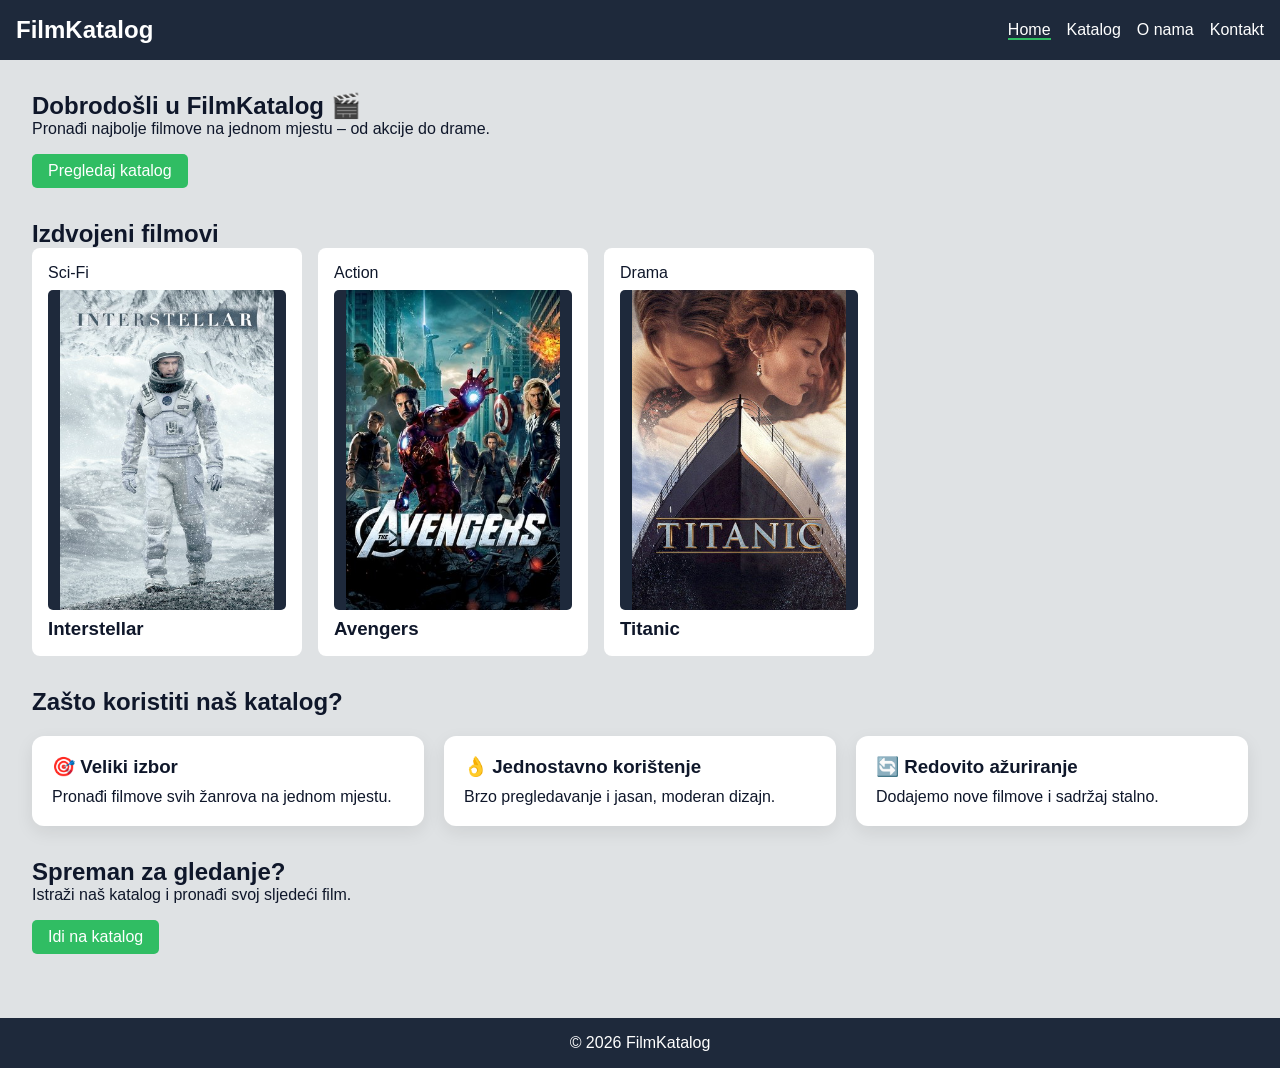
<file: index.html>
<!DOCTYPE html>
<html lang="hr">
<head>
  <meta charset="UTF-8">
  <meta name="viewport" content="width=device-width, initial-scale=1.0">
  <title>Mini katalog filmova</title>
  <meta name="description" content="Mini katalog popularnih filmova">
  <meta property="og:title" content="Mini katalog filmova">
  <meta property="og:description" content="Pregled filmova">
  <meta property="og:type" content="website">
  <link rel="stylesheet" href="stil.css">
</head>
<body>

<a href="#main" class="skip-link">Preskoči sadržaj</a>

<header>
  <nav>
    <h1>FilmKatalog</h1>

    <button type="button" id="menu-toggle" class="hamburger" aria-label="Izbornik" aria-expanded="false" aria-controls="main-menu">&#9776;</button>

    <ul id="main-menu">
      <li><a href="index.html" class="active" aria-current="page">Home</a></li>
      <li><a href="katalog.html">Katalog</a></li>
      <li><a href="about.html">O nama</a></li>
      <li><a href="kontakt.html">Kontakt</a></li>
    </ul>
  </nav>
</header>

<main id="main" tabindex="-1">

  
  <section>
    <h2>Dobrodošli u FilmKatalog 🎬</h2>
    <p>Pronađi najbolje filmove na jednom mjestu – od akcije do drame.</p>
    <a href="katalog.html">Pregledaj katalog</a>
  </section>

  
  <section>
    <h2>Izdvojeni filmovi</h2>

    <div class="grid">
      <div class="card">
        <span class="badge">Sci-Fi</span>
        <img src="slike/interstellar.jpg" width="180" height="270" loading="lazy" decoding="async" onerror="this.onerror=null;this.src='slike/poster-nedostupan.svg'" alt="Interstellar film">
        <h3>Interstellar</h3>
        
      </div>

      <div class="card">
        <span class="badge">Action</span>
        <img src="slike/avengers.jpg" width="180" height="270" loading="lazy" decoding="async" onerror="this.onerror=null;this.src='slike/poster-nedostupan.svg'" alt="Avengers film">
        <h3>Avengers</h3>
        
      </div>

      <div class="card">
        <span class="badge">Drama</span>
        <img src="slike/titanic.jpg" width="180" height="270" loading="lazy" decoding="async" onerror="this.onerror=null;this.src='slike/poster-nedostupan.svg'" alt="Titanic film">
        <h3>Titanic</h3>
        
      </div>
    </div>
  </section>

  
    <section>
    <h2>Zašto koristiti naš katalog?</h2>

    <div class="feature-grid">

      <div class="feature-card">
        <h3>🎯 Veliki izbor</h3>
        <p>Pronađi filmove svih žanrova na jednom mjestu.</p>
      </div>

      <div class="feature-card">
        <h3>👌 Jednostavno korištenje</h3>
        <p>Brzo pregledavanje i jasan, moderan dizajn.</p>
      </div>

      <div class="feature-card">
        <h3>🔄 Redovito ažuriranje</h3>
        <p>Dodajemo nove filmove i sadržaj stalno.</p>
      </div>

    </div>
  </section>

  
  <section>
    <h2>Spreman za gledanje?</h2>
    <p>Istraži naš katalog i pronađi svoj sljedeći film.</p>
    <a href="katalog.html">Idi na katalog</a>
  </section>

</main>

<footer>
  <p>© 2026 FilmKatalog</p>
</footer>

<script type="module" src="navigacija.js"></script>
</body>
</html>
</file>
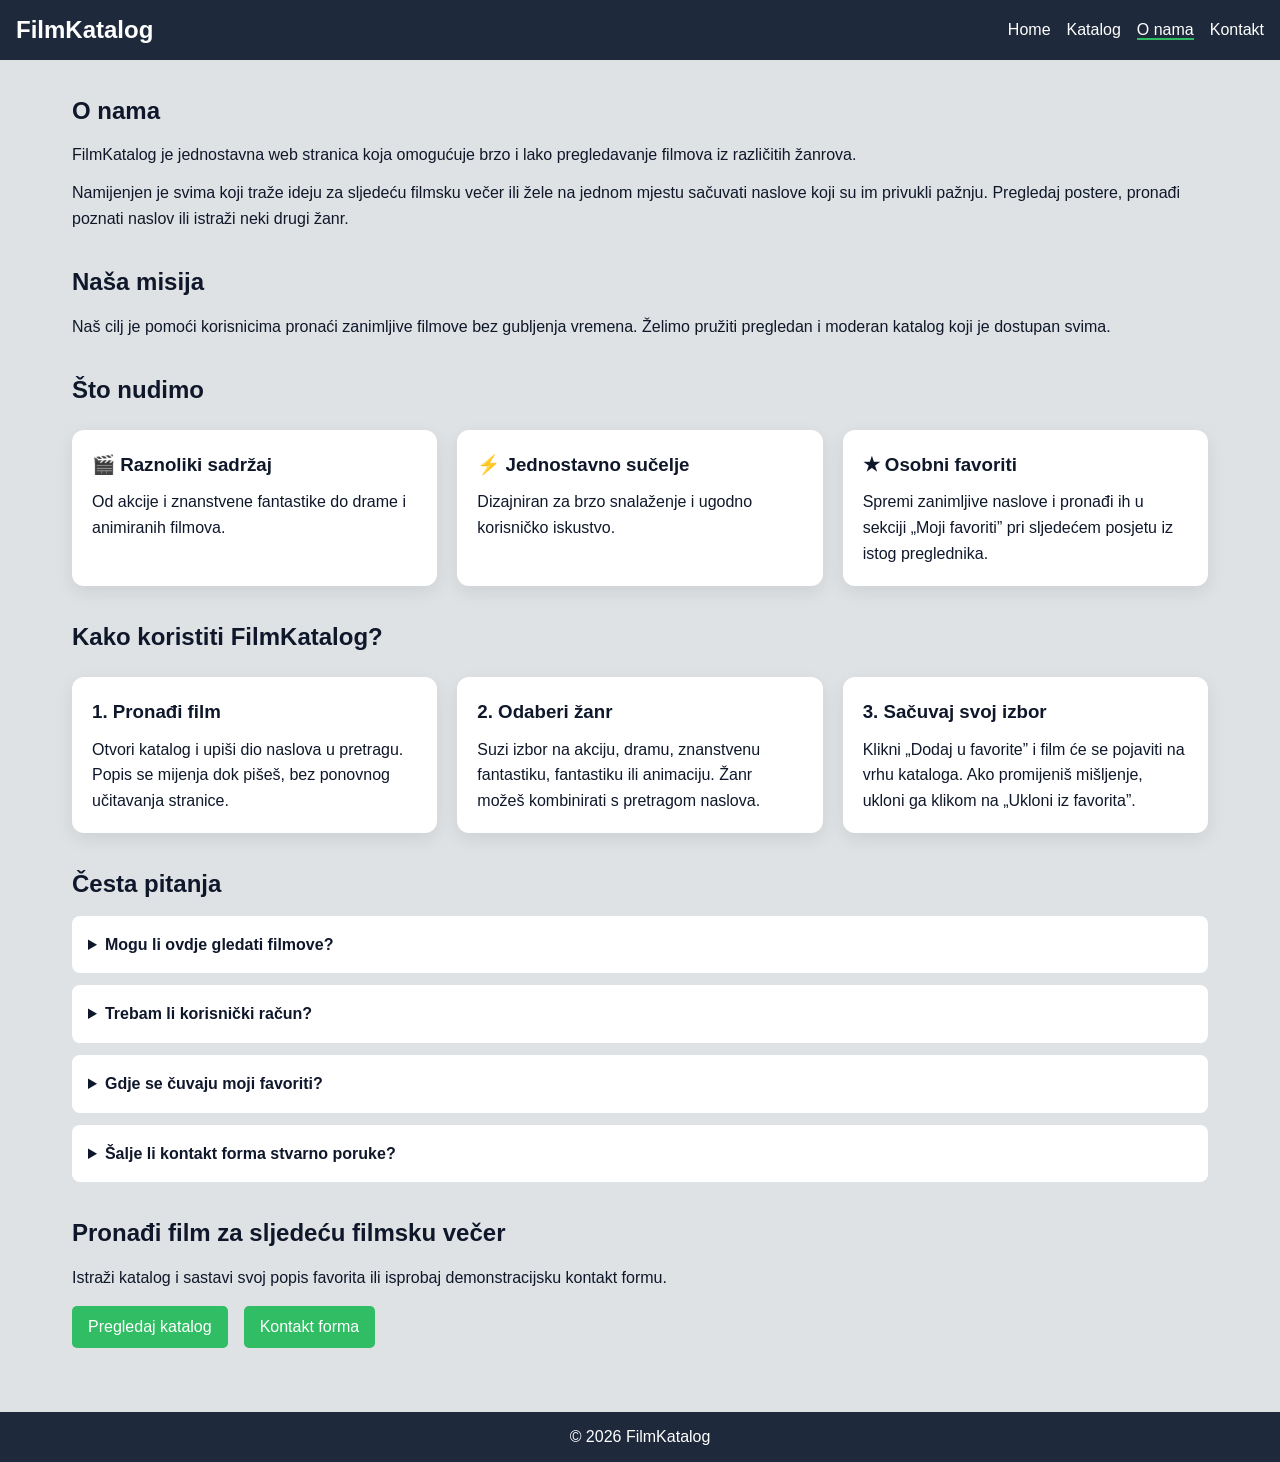
<file: about.html>
<!DOCTYPE html>
<html lang="hr">
<head>
  <meta charset="UTF-8">
  <meta name="viewport" content="width=device-width, initial-scale=1.0">
  <title>O nama</title>
  <meta name="description" content="Informacije o katalogu">
  <meta property="og:title" content="O nama">
  <meta property="og:description" content="Informacije">
  <meta property="og:type" content="website">
  <link rel="stylesheet" href="stil.css">
</head>
<body>

<a href="#main" class="skip-link">Preskoči sadržaj</a>

<header>
  <nav>
    <h1>FilmKatalog</h1>

    <button type="button" id="menu-toggle" class="hamburger" aria-label="Izbornik" aria-expanded="false" aria-controls="main-menu">&#9776;</button>

    <ul id="main-menu">
      <li><a href="index.html">Home</a></li>
      <li><a href="katalog.html">Katalog</a></li>
      <li><a href="about.html" class="active" aria-current="page">O nama</a></li>
      <li><a href="kontakt.html">Kontakt</a></li>
    </ul>
  </nav>
</header>

<main id="main" tabindex="-1" class="about-page">

  
  <section>
    <h2>O nama</h2>
    <p>FilmKatalog je jednostavna web stranica koja omogućuje brzo i lako pregledavanje filmova iz različitih žanrova.</p>
    <p>Namijenjen je svima koji traže ideju za sljedeću filmsku večer ili žele na jednom mjestu sačuvati naslove koji su im privukli pažnju. Pregledaj postere, pronađi poznati naslov ili istraži neki drugi žanr.</p>
  </section>

  
  <section>
    <h2>Naša misija</h2>
    <p>Naš cilj je pomoći korisnicima pronaći zanimljive filmove bez gubljenja vremena. Želimo pružiti pregledan i moderan katalog koji je dostupan svima.</p>
  </section>

 
  <section>
    <h2>Što nudimo</h2>

    <div class="offer-grid">

      <div class="offer-card">
        <h3>🎬 Raznoliki sadržaj</h3>
        <p>Od akcije i znanstvene fantastike do drame i animiranih filmova.</p>
      </div>

      <div class="offer-card">
        <h3>⚡ Jednostavno sučelje</h3>
        <p>Dizajniran za brzo snalaženje i ugodno korisničko iskustvo.</p>
      </div>

      <div class="offer-card">
        <h3>★ Osobni favoriti</h3>
        <p>Spremi zanimljive naslove i pronađi ih u sekciji „Moji favoriti” pri sljedećem posjetu iz istog preglednika.</p>
      </div>

    </div>
  </section>

  <section>
    <h2>Kako koristiti FilmKatalog?</h2>
    <div class="offer-grid">
      <div class="offer-card">
        <h3>1. Pronađi film</h3>
        <p>Otvori katalog i upiši dio naslova u pretragu. Popis se mijenja dok pišeš, bez ponovnog učitavanja stranice.</p>
      </div>
      <div class="offer-card">
        <h3>2. Odaberi žanr</h3>
        <p>Suzi izbor na akciju, dramu, znanstvenu fantastiku, fantastiku ili animaciju. Žanr možeš kombinirati s pretragom naslova.</p>
      </div>
      <div class="offer-card">
        <h3>3. Sačuvaj svoj izbor</h3>
        <p>Klikni „Dodaj u favorite” i film će se pojaviti na vrhu kataloga. Ako promijeniš mišljenje, ukloni ga klikom na „Ukloni iz favorita”.</p>
      </div>
    </div>
  </section>

  <section class="about-faq">
    <h2>Česta pitanja</h2>
    <details>
      <summary>Mogu li ovdje gledati filmove?</summary>
      <p>FilmKatalog služi za pregled naslova i stvaranje vlastitog popisa favorita. Gledanje filmova nije dostupno na ovoj stranici.</p>
    </details>
    <details>
      <summary>Trebam li korisnički račun?</summary>
      <p>Ne trebaš se registrirati. Pretraga, filtriranje i favoriti dostupni su odmah nakon otvaranja kataloga.</p>
    </details>
    <details>
      <summary>Gdje se čuvaju moji favoriti?</summary>
      <p>Favoriti se spremaju u preglednik na uređaju koji koristiš. Ostaju nakon osvježavanja stranice, ali se ne prenose na drugi uređaj ili preglednik. Brisanjem podataka stranice brišu se i spremljeni favoriti.</p>
    </details>
    <details>
      <summary>Šalje li kontakt forma stvarno poruke?</summary>
      <p>Kontakt forma je demonstracijska. Provjerava unesene podatke i prikazuje poruku o rezultatu, ali ne šalje email niti pohranjuje poruku na poslužitelju.</p>
    </details>
  </section>

  <section>
    <h2>Pronađi film za sljedeću filmsku večer</h2>
    <p>Istraži katalog i sastavi svoj popis favorita ili isprobaj demonstracijsku kontakt formu.</p>
    <div class="about-actions">
      <a href="katalog.html">Pregledaj katalog</a>
      <a href="kontakt.html">Kontakt forma</a>
    </div>
  </section>

</main>

<footer>
  <p>© 2026 FilmKatalog</p>
</footer>

<script type="module" src="navigacija.js"></script>
</body>
</html>
</file>
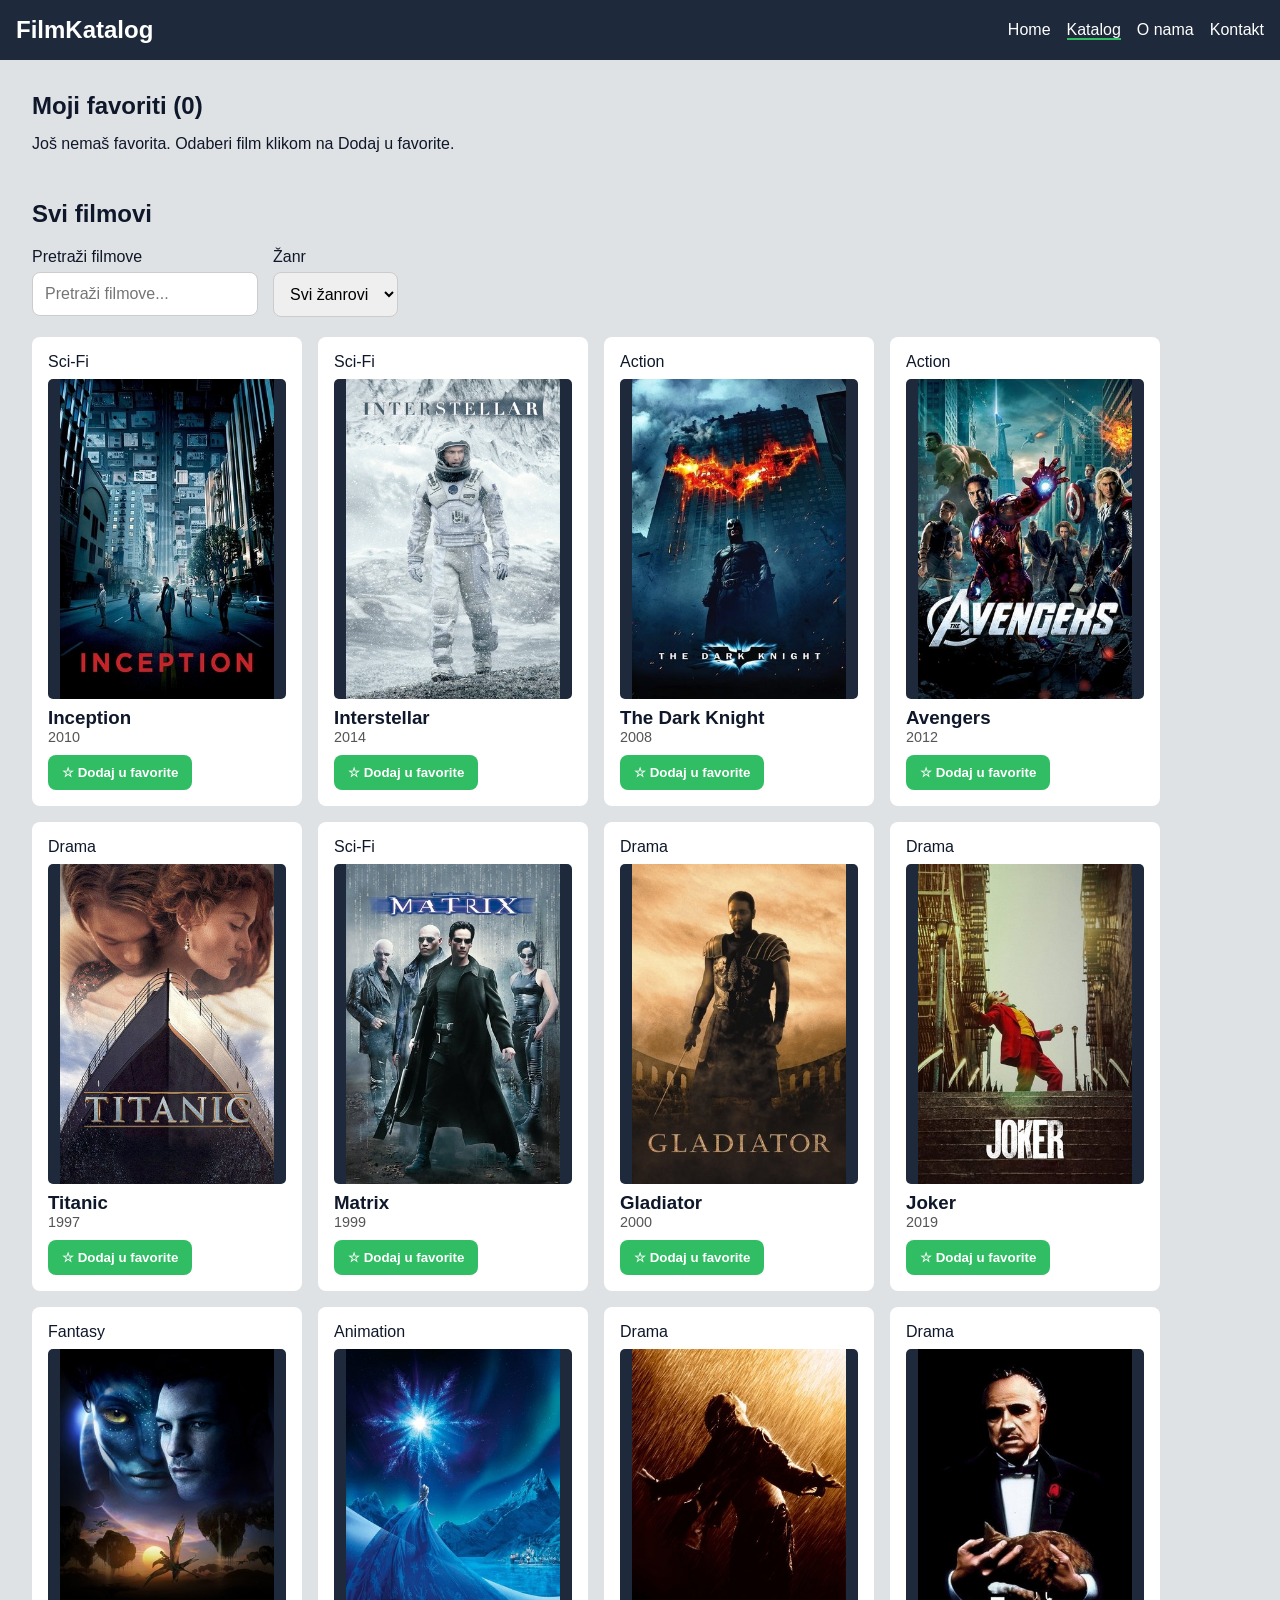
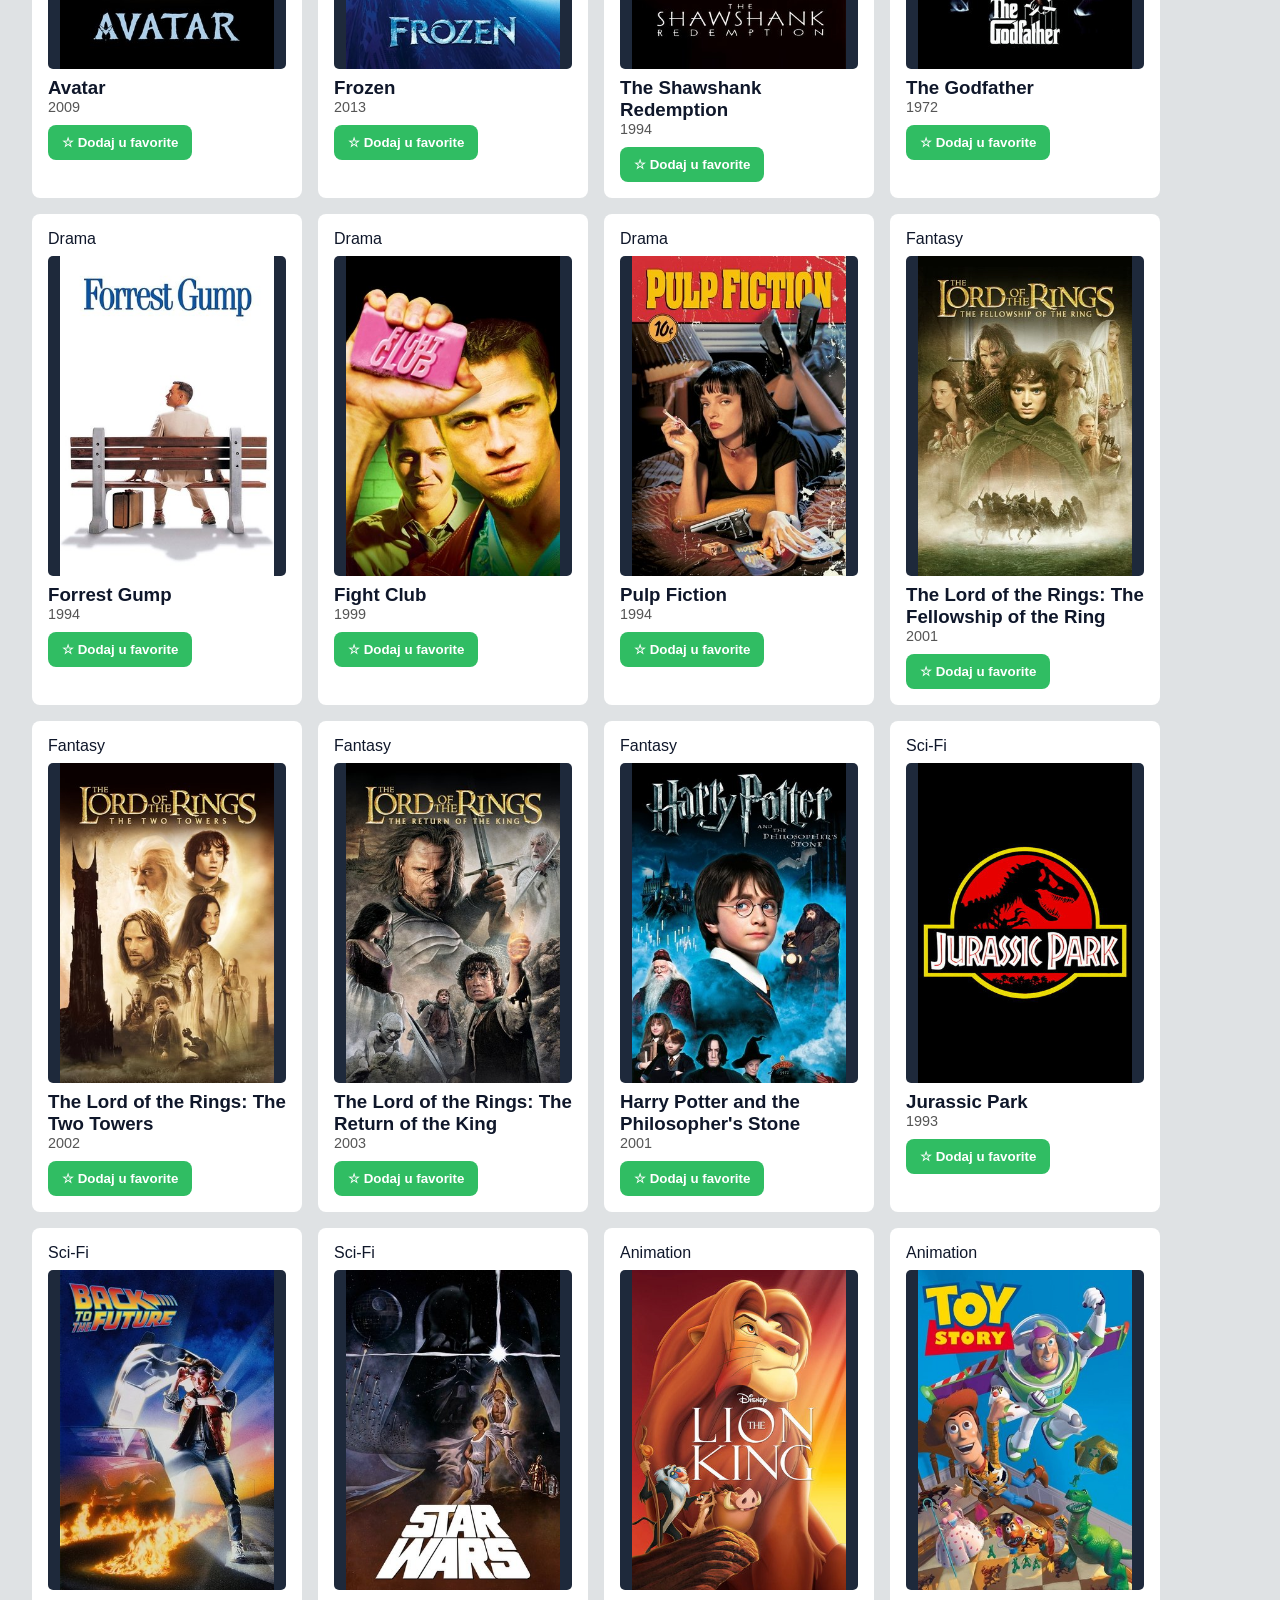
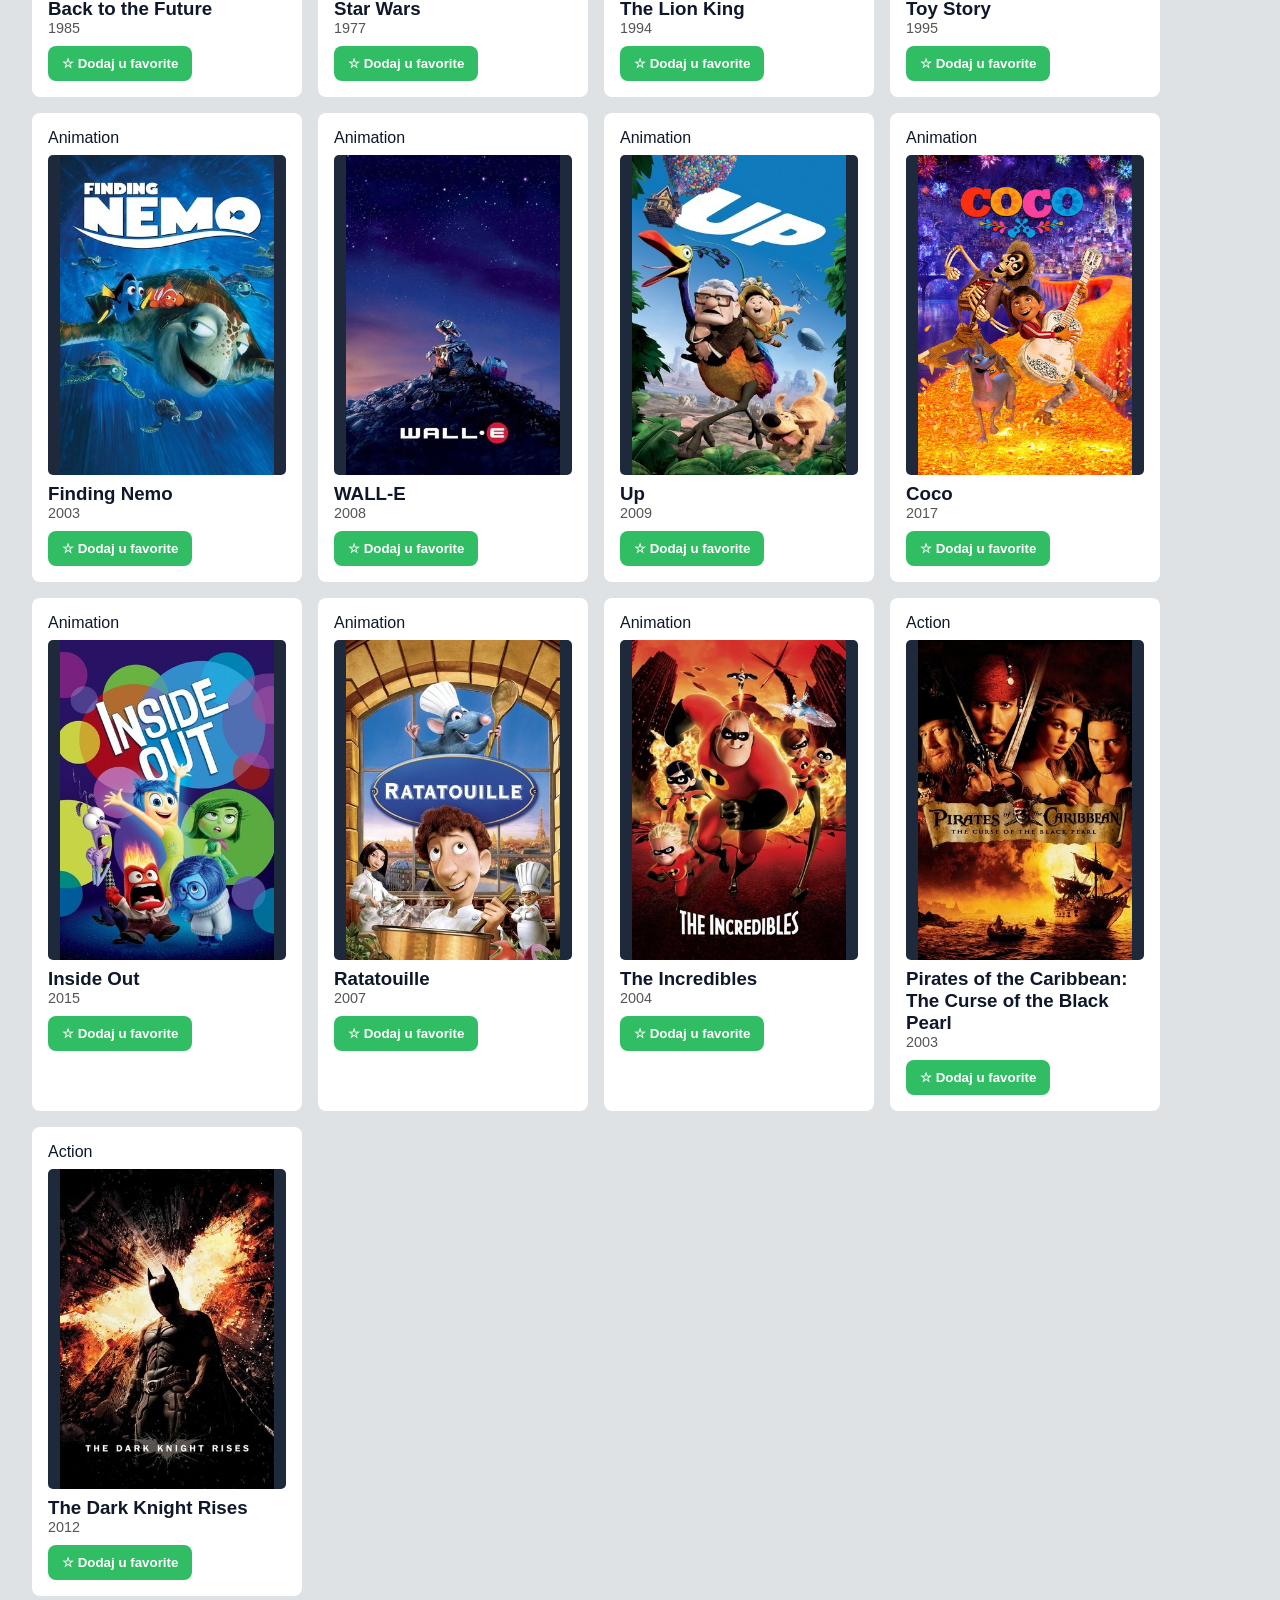
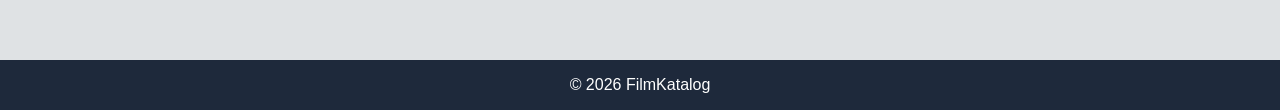
<file: katalog.html>
<!DOCTYPE html>
<html lang="hr">
<head>
  <meta charset="UTF-8">
  <meta name="viewport" content="width=device-width, initial-scale=1.0">
  <title>Katalog filmova</title>
  <meta name="description" content="Popis filmova">
  <meta property="og:title" content="Katalog">
  <meta property="og:description" content="Popis filmova">
  <meta property="og:type" content="website">
  <link rel="stylesheet" href="stil.css">
</head>
<body>

<a href="#main" class="skip-link">Preskoči sadržaj</a>

<header>
  <nav>
    <h1>FilmKatalog</h1>

    <button type="button" id="menu-toggle" class="hamburger" aria-label="Izbornik" aria-expanded="false" aria-controls="main-menu">&#9776;</button>

    <ul id="main-menu">
      <li><a href="index.html">Home</a></li>
      <li><a href="katalog.html" class="active" aria-current="page">Katalog</a></li>
      <li><a href="about.html">O nama</a></li>
      <li><a href="kontakt.html">Kontakt</a></li>
    </ul>
  </nav>
</header>

<main id="main" tabindex="-1">
  <p id="storageMessage" role="status"></p>
  <section aria-labelledby="favoritesHeading">
    <h2 id="favoritesHeading">Moji favoriti (<span id="favoritesCount">0</span>)</h2>
    <p id="favoritesMessage" role="status">Učitavanje favorita...</p>
    <div class="grid" id="favoritesGrid"></div>
  </section>

  <section aria-labelledby="filmsHeading">
  <h2 id="filmsHeading">Svi filmovi</h2>

  <div class="controls">
    <div class="control-field">
    <label for="searchInput">Pretraži filmove</label>
    <input type="text" id="searchInput" placeholder="Pretraži filmove...">
    </div>
    <div class="control-field">
    <label for="genreFilter">Žanr</label>
    <select id="genreFilter">
      <option value="Svi">Svi žanrovi</option>
      <option value="Sci-Fi">Sci-Fi</option>
      <option value="Action">Action</option>
      <option value="Drama">Drama</option>
      <option value="Fantasy">Fantasy</option>
      <option value="Animation">Animation</option>
    </select>
    </div>
  </div>

  <p id="statusMessage" role="status">Učitavanje filmova...</p>

  <div class="grid" id="filmGrid"></div>
  </section>
</main>

<script type="module" src="main.js"></script>

<footer>
  <p>© 2026 FilmKatalog</p>
</footer>

<script type="module" src="navigacija.js"></script>
</body>
</html>
</file>
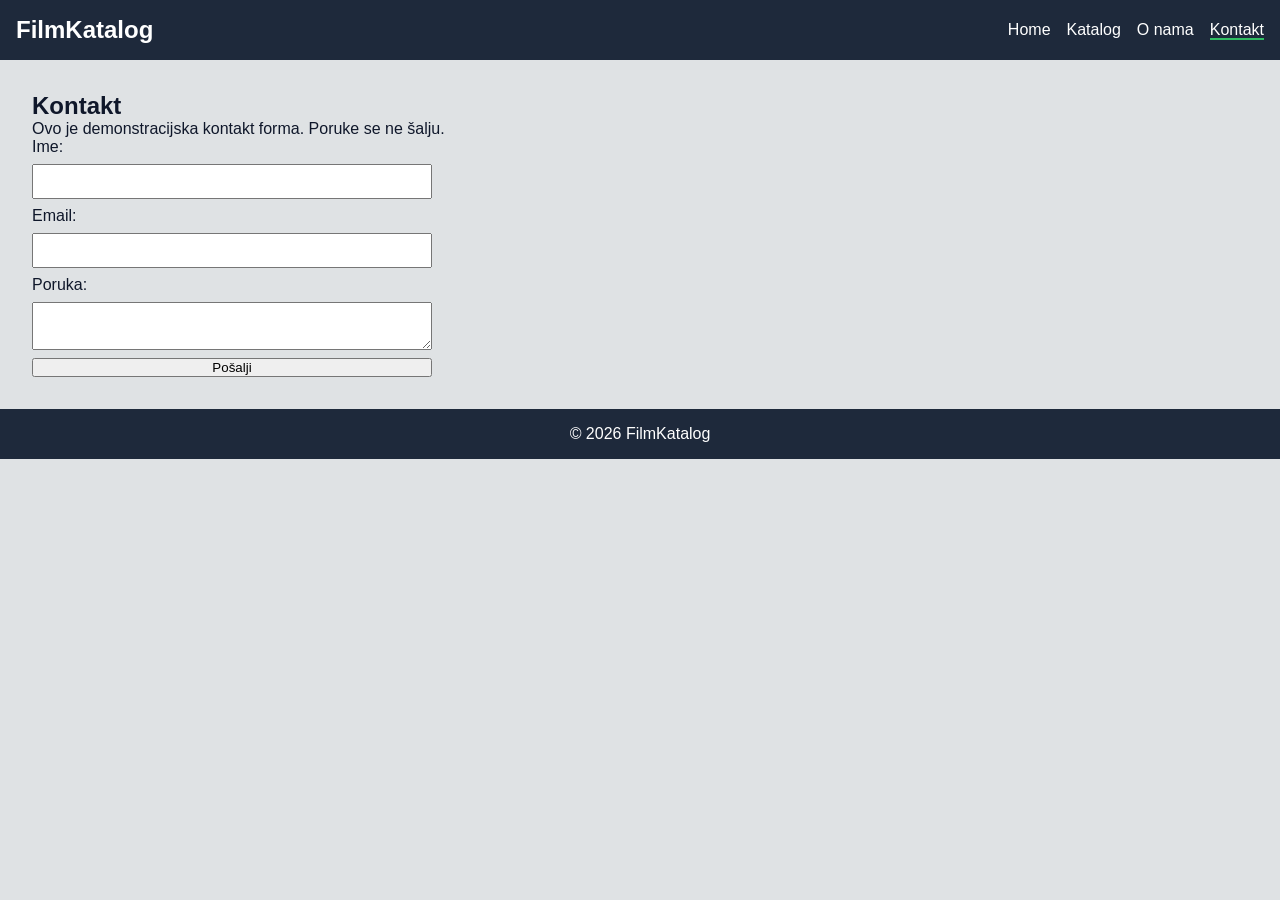
<file: kontakt.html>
<!DOCTYPE html>
<html lang="hr">
<head>
  <meta charset="UTF-8">
  <meta name="viewport" content="width=device-width, initial-scale=1.0">
  <title>Kontakt</title>
  <meta name="description" content="Kontaktirajte nas">
  <meta property="og:title" content="Kontakt">
  <meta property="og:description" content="Kontakt forma">
  <meta property="og:type" content="website">
  <link rel="stylesheet" href="stil.css">
</head>
<body>

<a href="#main" class="skip-link">Preskoči sadržaj</a>

<header>
  <nav>
    <h1>FilmKatalog</h1>

    <button type="button" id="menu-toggle" class="hamburger" aria-label="Izbornik" aria-expanded="false" aria-controls="main-menu">&#9776;</button>

    <ul id="main-menu">
      <li><a href="index.html">Home</a></li>
      <li><a href="katalog.html">Katalog</a></li>
      <li><a href="about.html">O nama</a></li>
      <li><a href="kontakt.html" class="active" aria-current="page">Kontakt</a></li>
    </ul>
  </nav>
</header>

<main id="main" tabindex="-1">
  <h2>Kontakt</h2>
  <p>Ovo je demonstracijska kontakt forma. Poruke se ne šalju.</p>

  <form id="contactForm">
    <label for="name">Ime:</label>
    <input id="name" name="name" type="text" required minlength="2" autocomplete="name">

    <label for="email">Email:</label>
    <input id="email" name="email" type="email" required autocomplete="email">

    <label for="message">Poruka:</label>
    <textarea id="message" name="message" required minlength="10"></textarea>

    <button type="submit">Pošalji</button>
  </form>
  <p id="formMessage" role="status"></p>
</main>

<footer>
  <p>© 2026 FilmKatalog</p>
</footer>

<script type="module" src="kontakt.js"></script>
<script type="module" src="navigacija.js"></script>
</body>
</html>
</file>
<file: stil.css>
:root {
  --primary: #1e293b;
  --accent: #30bd63;
  --bg: #dfe2e4;
  --text: #0f172a;
}

* {
  margin: 0;
  padding: 0;
  box-sizing: border-box;
}

body {
  font-family: Arial, sans-serif;
  background: var(--bg);
  color: var(--text);
}


.skip-link {
  position: absolute;
  top: -40px;
  left: 0;
  background: var(--accent);
  color: white;
  padding: 8px;
}
.skip-link:focus {
  top: 0;
}

:focus-visible {
  outline: 3px solid #14532d;
  outline-offset: 3px;
}

nav :focus-visible {
  outline-color: #86efac;
}


header {
  background: var(--primary);
  color: white;
  padding: 1rem;
}

nav {
  position: relative;
  display: flex;
  justify-content: space-between;
  align-items: center;
}

nav ul {
  display: flex;
  list-style: none;
  gap: 1rem;
}

nav a {
  color: white;
  text-decoration: none;
}

nav a.active {
  border-bottom: 2px solid var(--accent);
}


.hamburger {
  display: none;
  cursor: pointer;
  padding: 0.5rem 0.75rem;
  color: white;
  background: transparent;
  border: 1px solid currentColor;
  border-radius: 5px;
  font-size: 1.25rem;
}


main {
  padding: 2rem;
}

footer {
  text-align: center;
  background: var(--primary);
  color: white;
  padding: 1rem;
}


.grid {
  display: grid;
  grid-template-columns: repeat(auto-fill, minmax(min(100%, 220px), 270px));
  gap: 1rem;
}

.card {
  min-width: 0;
  background: white;
  padding: 1rem;
  border-radius: 8px;
}

.card img {
  display: block;
  width: 100%;
  height: 320px;
  object-fit: contain;
  background: var(--primary);
  margin-top: 0.5rem;
  border-radius: 5px;
}


form {
  max-width: 400px;
  display: flex;
  flex-direction: column;
  gap: 0.5rem;
}

input, textarea {
  padding: 0.5rem;
}


@media (max-width: 768px) {
  .hamburger {
    display: block;
  }

  nav ul {
    display: none;
    flex-direction: column;
    background: var(--primary);
    position: absolute;
    right: 0;
    top: 100%;
    z-index: 10;
    width: min(200px, 100%);
    padding: 1rem;
  }

  nav ul.is-open {
    display: flex;
  }

  .grid {
    grid-template-columns: repeat(auto-fill, minmax(min(100%, 180px), 1fr));
  }

  .card img {
    height: 270px;
  }
}

section {
  margin-bottom: 2rem;
}

section a {
  display: inline-block;
  margin-top: 1rem;
  background: var(--accent);
  color: white;
  padding: 0.5rem 1rem;
  border-radius: 5px;
  text-decoration: none;
}

.card h3 {
  margin-top: 0.5rem;
}

.card p {
  font-size: 0.9rem;
  color: #555;
}

.offer-grid {
  display: grid;
  grid-template-columns: repeat(auto-fit, minmax(220px, 1fr));
  gap: 20px;
  margin-top: 20px;
}

.offer-card {
  background: #ffffff;
  padding: 20px;
  border-radius: 12px;
  box-shadow: 0 6px 18px rgba(0,0,0,0.08);
  transition: transform 0.2s ease, box-shadow 0.2s ease;
}

.offer-card:hover {
  transform: translateY(-5px);
  box-shadow: 0 10px 25px rgba(0,0,0,0.12);
}

.offer-card h3 {
  margin-bottom: 10px;
}

.feature-grid {
  display: grid;
  grid-template-columns: repeat(auto-fit, minmax(220px, 1fr));
  gap: 20px;
  margin-top: 20px;
}

.feature-card {
  background: #ffffff;
  padding: 20px;
  border-radius: 12px;
  box-shadow: 0 6px 18px rgba(0,0,0,0.08);
  transition: transform 0.2s ease, box-shadow 0.2s ease;
}

.feature-card:hover {
  transform: translateY(-5px);
  box-shadow: 0 10px 25px rgba(0,0,0,0.12);
}

.feature-card h3 {
  margin-bottom: 10px;
}

.controls {
  display: flex;
  gap: 15px;
  margin: 20px 0;
  flex-wrap: wrap;
}

.controls input,
.controls select {
  padding: 12px;
  border: 1px solid #ccc;
  border-radius: 8px;
  font-size: 1rem;
}

.favorite-btn {
  margin-top: 10px;
  padding: 10px 14px;
  border: none;
  border-radius: 8px;
  cursor: pointer;
  background-color: var(--accent);
  color: white;
  font-weight: bold;
}

.favorite-btn:hover {
  opacity: 0.9;
}

#statusMessage {
  font-weight: bold;
  margin: 15px 0;
}

.control-field {
  display: flex;
  flex-direction: column;
  gap: 0.4rem;
  min-width: 0;
  max-width: 100%;
}

.controls input, .controls select, form input, form textarea {
  min-width: 0;
  max-width: 100%;
}

@media (max-width: 480px) {
  main {
    padding: 1rem;
  }

  .feature-grid, .offer-grid {
    grid-template-columns: minmax(0, 1fr);
  }
}

#favoritesMessage {
  margin: 15px 0;
}

.about-page {
  max-width: 1200px;
  margin: 0 auto;
  line-height: 1.6;
}

.about-page h2 {
  margin-bottom: 0.75rem;
}

.about-page p + p {
  margin-top: 0.75rem;
}

.about-page .offer-grid {
  grid-template-columns: repeat(auto-fit, minmax(min(100%, 240px), 1fr));
}

.about-faq details {
  margin-top: 0.75rem;
  padding: 1rem;
  background: white;
  border-radius: 8px;
}

.about-faq summary {
  cursor: pointer;
  font-weight: bold;
}

.about-faq details p {
  margin-top: 0.75rem;
}

.about-actions {
  display: flex;
  flex-wrap: wrap;
  gap: 1rem;
}
</file>
